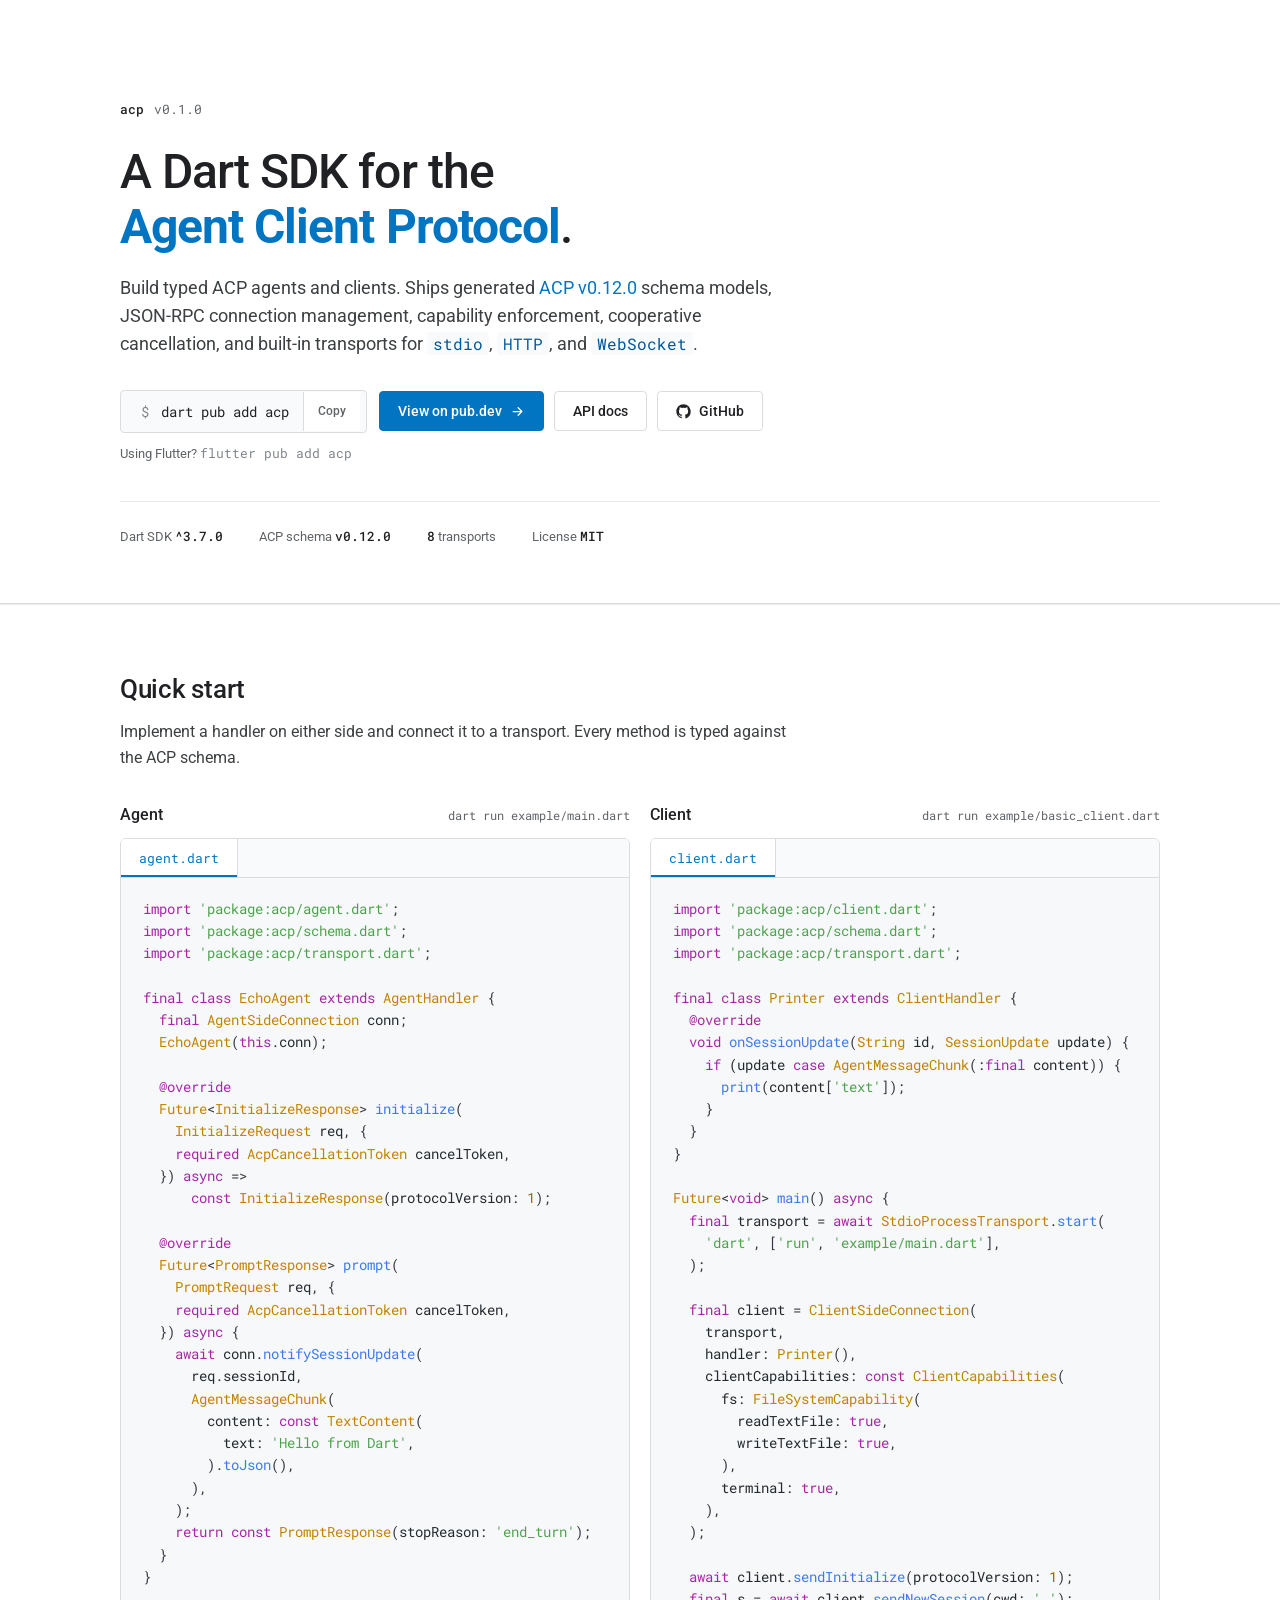
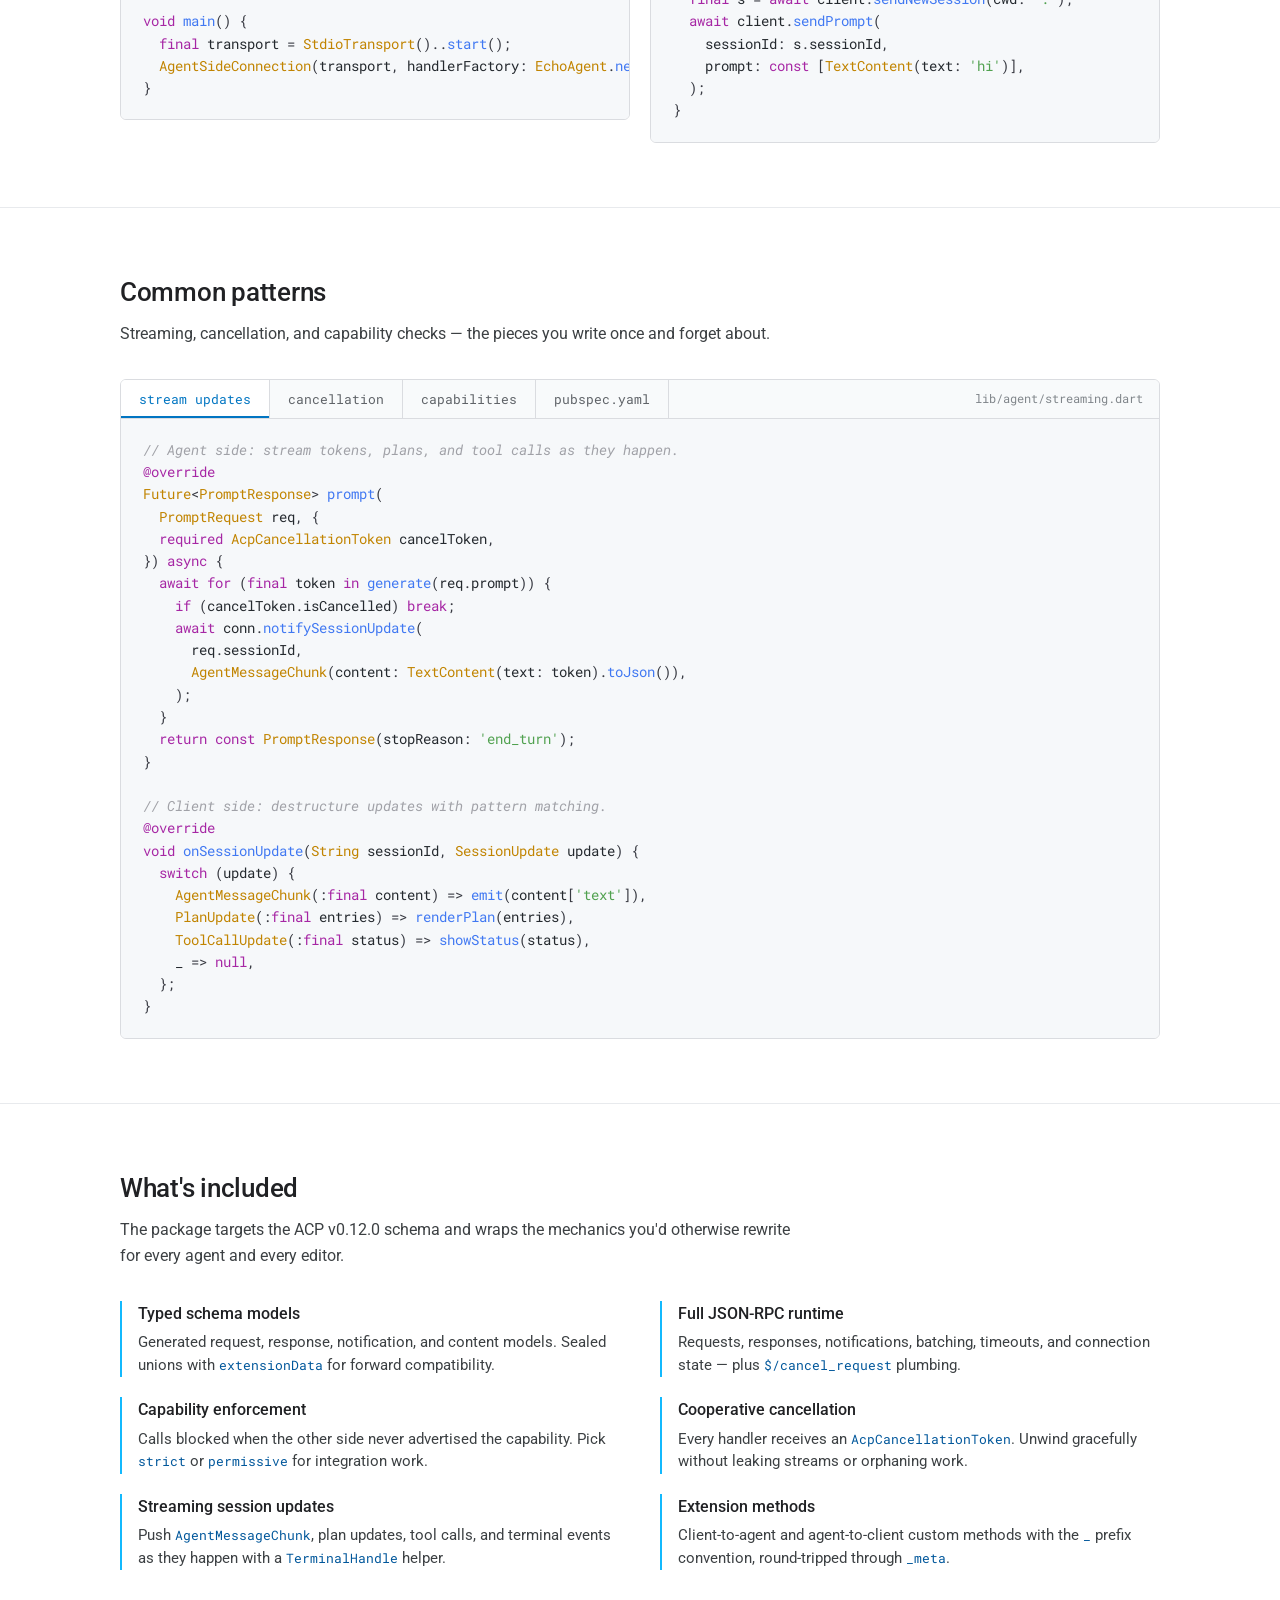
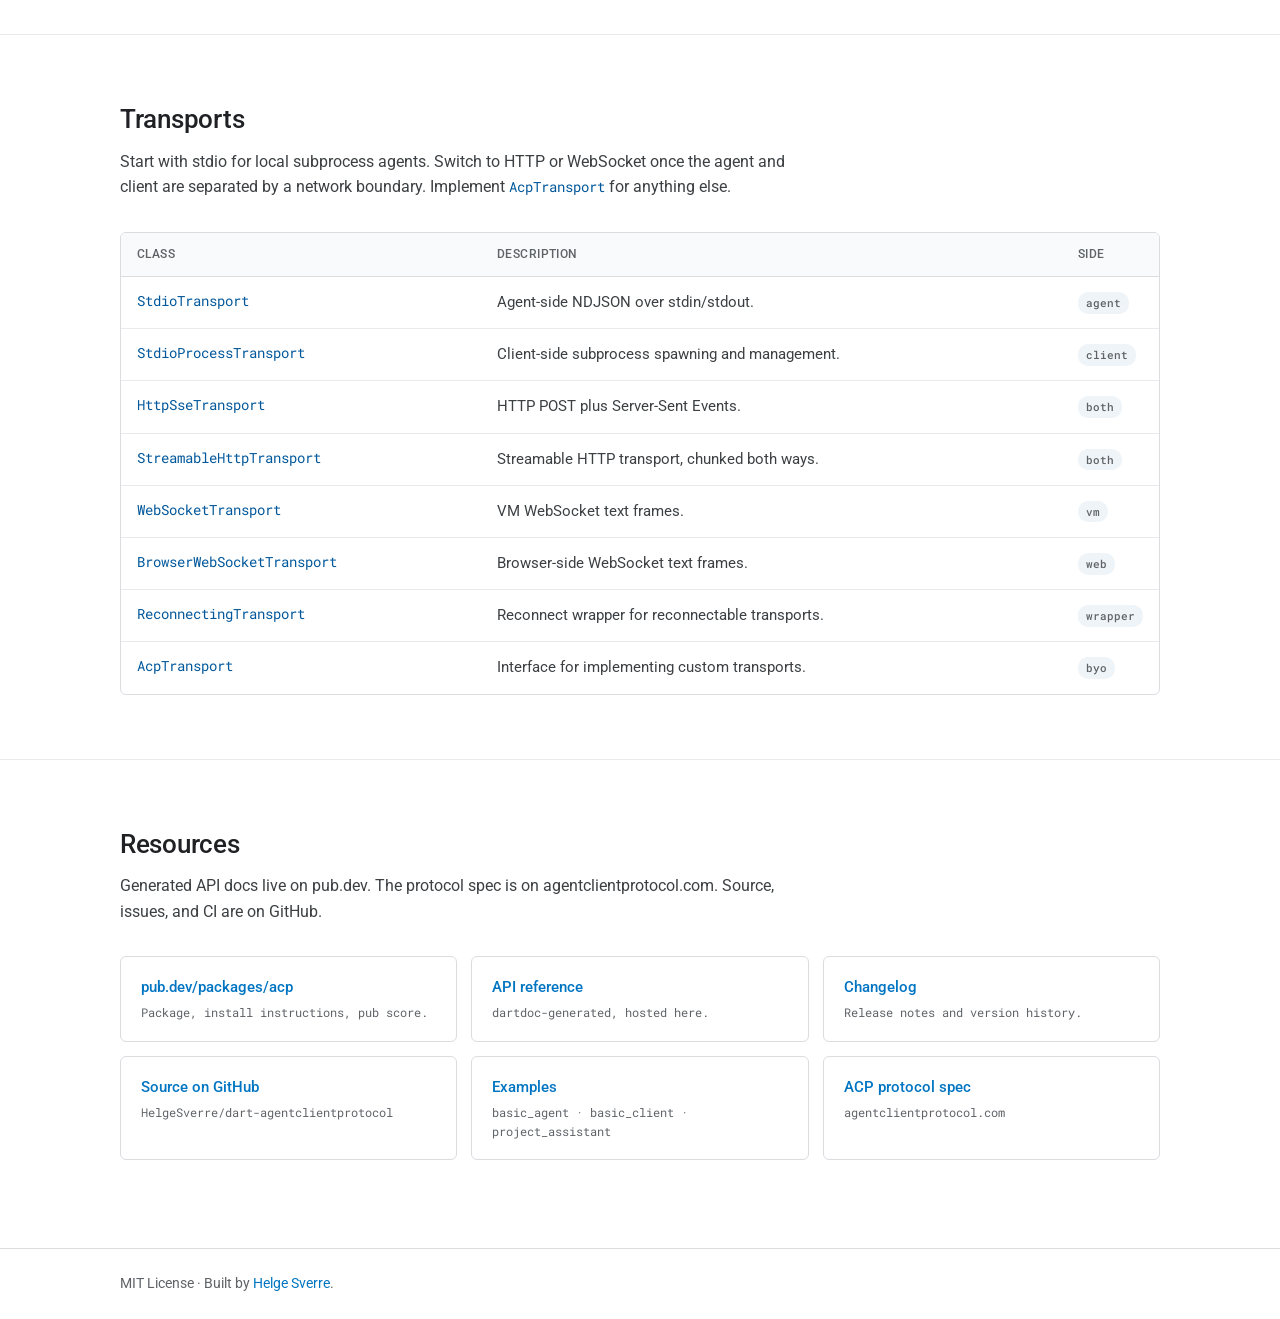
<file: website/index.html>
<!doctype html>
<html lang="en">
  <head>
    <meta charset="utf-8" />
    <meta name="viewport" content="width=device-width, initial-scale=1" />
    <title>acp | Dart SDK for the Agent Client Protocol</title>
    <meta
      name="description"
      content="A Dart SDK for the Agent Client Protocol. Build typed ACP agents and clients with JSON-RPC, capability checks, cancellation, and built-in transports."
    />
    <link rel="preconnect" href="https://fonts.googleapis.com" />
    <link rel="preconnect" href="https://fonts.gstatic.com" crossorigin />
    <link
      href="https://fonts.googleapis.com/css2?family=Roboto:wght@400;500;700&family=Roboto+Mono:wght@400;500;600&display=swap"
      rel="stylesheet"
    />
    <style>
      :root {
        color-scheme: light;
        --bg: #ffffff;
        --surface: #f8fafb;
        --surface-2: #eef4f8;
        --text: #202124;
        --text-soft: #3c4043;
        --muted: #5f6368;
        --muted-2: #80868b;
        --line: #dadce0;
        --line-soft: #e8eaed;
        --dart: #0175c2;
        --dart-hover: #01579b;
        --dart-light: #13b9fd;
        --dart-bg: #e3f2fd;
        --code-bg: #f6f8fa;
        --code-text: #24292e;

        --font-ui:
          "Roboto", -apple-system, BlinkMacSystemFont, "Segoe UI", Helvetica,
          Arial, sans-serif;
        --font-mono: "Roboto Mono", "SF Mono", Menlo, Consolas, monospace;
      }

      * {
        box-sizing: border-box;
      }

      html {
        scroll-behavior: smooth;
      }

      body {
        margin: 0;
        background: var(--bg);
        color: var(--text);
        font-family: var(--font-ui);
        font-size: 16px;
        line-height: 1.6;
        -webkit-font-smoothing: antialiased;
      }

      a {
        color: var(--dart);
        text-decoration: none;
      }

      a:hover {
        text-decoration: underline;
      }

      img {
        max-width: 100%;
        height: auto;
      }

      .wrap {
        width: min(1040px, calc(100% - 32px));
        margin: 0 auto;
      }

      /* ---------- Hero ---------- */
      .hero {
        padding: 96px 0 56px;
        border-bottom: 1px solid var(--line);
        background: var(--bg);
      }

      .hero-tag {
        display: inline-flex;
        align-items: baseline;
        gap: 10px;
        margin: 0 0 24px;
        color: var(--muted);
        font-family: var(--font-mono);
        font-size: 13px;
      }

      .hero-tag b {
        color: var(--text);
        font-weight: 500;
      }

      h1 {
        margin: 0;
        font-size: clamp(36px, 5vw, 48px);
        font-weight: 500;
        line-height: 1.15;
        letter-spacing: -0.02em;
        max-width: 720px;
      }

      .lead {
        max-width: 680px;
        margin: 20px 0 0;
        color: var(--text-soft);
        font-size: 18px;
        line-height: 1.55;
      }

      .lead code {
        padding: 1px 6px;
        border-radius: 3px;
        background: var(--surface);
        color: var(--dart-hover);
        font-family: var(--font-mono);
        font-size: 0.88em;
      }

      .install-row {
        display: flex;
        flex-wrap: wrap;
        align-items: center;
        gap: 12px;
        margin-top: 32px;
      }

      .install-alt {
        margin-top: 10px;
        color: var(--muted);
        font-size: 13px;
      }

      .install-alt code {
        font-family: var(--font-mono);
        color: var(--muted-2);
      }

      .install {
        display: inline-flex;
        align-items: stretch;
        border: 1px solid var(--line);
        border-radius: 4px;
        background: var(--surface);
        font-family: var(--font-mono);
        font-size: 14px;
        overflow: hidden;
        cursor: pointer;
      }

      .install:hover {
        border-color: var(--muted-2);
      }

      .install .prompt {
        padding: 10px 4px 10px 14px;
        color: var(--muted-2);
        user-select: none;
      }

      .install .cmd {
        padding: 10px 14px 10px 8px;
        color: var(--text);
      }

      .install .copy {
        padding: 0 14px;
        display: grid;
        place-items: center;
        border-left: 1px solid var(--line);
        background: var(--bg);
        color: var(--muted);
        font-family: var(--font-ui);
        font-size: 12px;
        font-weight: 500;
      }

      .install:hover .copy {
        color: var(--dart);
      }

      .install.copied .copy {
        color: #137333;
      }

      .actions {
        display: flex;
        flex-wrap: wrap;
        gap: 10px;
      }

      .button {
        display: inline-flex;
        align-items: center;
        gap: 8px;
        height: 40px;
        padding: 0 18px;
        border: 1px solid var(--line);
        border-radius: 4px;
        background: var(--bg);
        color: var(--text);
        font-family: var(--font-ui);
        font-size: 14px;
        font-weight: 500;
        cursor: pointer;
      }

      .button:hover {
        border-color: var(--dart);
        color: var(--dart);
        text-decoration: none;
      }

      .button.primary {
        border-color: var(--dart);
        background: var(--dart);
        color: #fff;
      }

      .button.primary:hover {
        background: var(--dart-hover);
        border-color: var(--dart-hover);
        color: #fff;
      }

      .button svg {
        width: 15px;
        height: 15px;
      }

      .hero-meta {
        display: flex;
        flex-wrap: wrap;
        gap: 20px 36px;
        margin-top: 36px;
        padding-top: 24px;
        border-top: 1px solid var(--line-soft);
        color: var(--muted);
        font-size: 13px;
      }

      .hero-meta span b {
        color: var(--text);
        font-family: var(--font-mono);
        font-weight: 500;
      }

      /* ---------- Sections ---------- */
      section {
        padding: 64px 0;
      }

      section + section {
        border-top: 1px solid var(--line-soft);
      }

      h2 {
        margin: 0 0 8px;
        font-size: 26px;
        font-weight: 500;
        letter-spacing: -0.01em;
      }

      .section-desc {
        margin: 0 0 32px;
        max-width: 680px;
        color: var(--text-soft);
        font-size: 16px;
      }

      /* ---------- Code snippets ---------- */
      .snippet {
        border: 1px solid var(--line);
        border-radius: 6px;
        background: var(--bg);
        overflow: hidden;
      }

      .snippet-head {
        display: flex;
        align-items: center;
        border-bottom: 1px solid var(--line);
        background: var(--surface);
      }

      .snippet-tabs {
        display: flex;
      }

      .snippet-tab {
        padding: 10px 18px;
        border: none;
        border-right: 1px solid var(--line);
        background: transparent;
        color: var(--muted);
        font-family: var(--font-mono);
        font-size: 13px;
        cursor: pointer;
      }

      .snippet-tab:hover {
        color: var(--text);
      }

      .snippet-tab[aria-selected="true"] {
        background: var(--bg);
        color: var(--dart);
        box-shadow: inset 0 -2px 0 var(--dart);
      }

      .snippet-file {
        margin-left: auto;
        padding: 0 16px;
        color: var(--muted-2);
        font-family: var(--font-mono);
        font-size: 12px;
      }

      pre.code {
        margin: 0;
        padding: 20px 22px;
        background: var(--code-bg);
        color: var(--code-text);
        font-family: var(--font-mono);
        font-size: 13.5px;
        line-height: 1.65;
        overflow-x: auto;
        tab-size: 2;
      }

      /* Subtle syntax colors, tasteful like pub.dev */
      .kw  { color: #a626a4; } /* keyword */
      .typ { color: #c18401; } /* type */
      .str { color: #50a14f; } /* string */
      .num { color: #986801; } /* number */
      .fn  { color: #4078f2; } /* function */
      .anno{ color: #a626a4; } /* annotation */
      .cmt { color: #a0a1a7; font-style: italic; } /* comment */
      .pun { color: #383a42; } /* punctuation */
      .dir { color: #a626a4; } /* yaml key */
      .val { color: #50a14f; } /* yaml value */

      .code-panel[hidden] { display: none; }

      /* ---------- Two-col quickstart ---------- */
      .two-col {
        display: grid;
        grid-template-columns: repeat(2, minmax(0, 1fr));
        gap: 20px;
      }

      .code-block-title {
        display: flex;
        align-items: baseline;
        justify-content: space-between;
        margin-bottom: 10px;
      }

      .code-block-title h3 {
        margin: 0;
        font-size: 16px;
        font-weight: 500;
        color: var(--text);
      }

      .code-block-title .run {
        font-family: var(--font-mono);
        font-size: 12px;
        color: var(--muted);
      }

      /* ---------- Feature list ---------- */
      .feature-grid {
        display: grid;
        grid-template-columns: repeat(2, minmax(0, 1fr));
        gap: 20px 40px;
      }

      .feature {
        padding-left: 16px;
        border-left: 2px solid var(--dart-light);
      }

      .feature h3 {
        margin: 0 0 6px;
        font-size: 16px;
        font-weight: 500;
        color: var(--text);
      }

      .feature p {
        margin: 0;
        color: var(--text-soft);
        font-size: 14.5px;
        line-height: 1.55;
      }

      .feature code {
        font-family: var(--font-mono);
        font-size: 0.9em;
        color: var(--dart-hover);
      }

      /* ---------- Transports table ---------- */
      .table-wrap {
        border: 1px solid var(--line);
        border-radius: 6px;
        overflow: hidden;
      }

      table.transports {
        width: 100%;
        border-collapse: collapse;
        font-size: 14.5px;
      }

      table.transports thead th {
        padding: 12px 16px;
        background: var(--surface);
        border-bottom: 1px solid var(--line);
        color: var(--muted);
        font-weight: 500;
        font-size: 12px;
        text-transform: uppercase;
        letter-spacing: 0.04em;
        text-align: left;
      }

      table.transports td {
        padding: 14px 16px;
        border-bottom: 1px solid var(--line-soft);
        vertical-align: top;
      }

      table.transports tr:last-child td {
        border-bottom: none;
      }

      table.transports td:first-child {
        font-family: var(--font-mono);
        font-size: 13.5px;
        color: var(--dart-hover);
        white-space: nowrap;
      }

      table.transports td:nth-child(2) {
        color: var(--text-soft);
      }

      table.transports td:last-child {
        width: 90px;
      }

      .env-tag {
        display: inline-block;
        padding: 2px 8px;
        border-radius: 10px;
        background: var(--surface-2);
        color: var(--muted);
        font-family: var(--font-mono);
        font-size: 11px;
        font-weight: 500;
      }

      /* ---------- Resources ---------- */
      .resources {
        display: grid;
        grid-template-columns: repeat(3, minmax(0, 1fr));
        gap: 14px;
      }

      .resource {
        display: block;
        padding: 18px 20px;
        border: 1px solid var(--line);
        border-radius: 6px;
        background: var(--bg);
        color: var(--text);
      }

      .resource:hover {
        border-color: var(--dart);
        text-decoration: none;
      }

      .resource b {
        display: block;
        color: var(--dart);
        font-size: 15px;
        font-weight: 500;
      }

      .resource span {
        display: block;
        margin-top: 4px;
        color: var(--muted);
        font-family: var(--font-mono);
        font-size: 12px;
      }

      /* ---------- Footer ---------- */
      footer {
        padding: 24px 0;
        margin-top: 24px;
        border-top: 1px solid var(--line);
        color: var(--muted);
        font-size: 13.5px;
      }

      /* ---------- Responsive ---------- */
      @media (max-width: 820px) {
        .two-col,
        .feature-grid,
        .resources {
          grid-template-columns: 1fr;
        }
        .hero {
          padding: 56px 0 40px;
        }
        section {
          padding: 48px 0;
        }
      }
    </style>
  </head>
  <body>
    <main>
      <!-- ================ HERO ================ -->
      <section class="hero">
        <div class="wrap">
          <p class="hero-tag"><b>acp</b> <span>v0.1.0</span></p>
          <h1>
            A Dart SDK for the<br />
            <strong style="color: var(--dart); font-weight: 700">Agent Client Protocol</strong>.
          </h1>
          <p class="lead">
            Build typed ACP agents and clients. Ships generated
            <a href="https://agentclientprotocol.com/">ACP v0.12.0</a>
            schema models, JSON-RPC connection management, capability
            enforcement, cooperative cancellation, and built-in transports
            for <code>stdio</code>, <code>HTTP</code>, and <code>WebSocket</code>.
          </p>

          <div class="install-row">
            <button type="button" class="install" id="install" aria-label="Copy install snippet">
              <span class="prompt">$</span>
              <span class="cmd">dart pub add acp</span>
              <span class="copy" id="copyLabel">Copy</span>
            </button>
            <div class="actions">
              <a class="button primary" href="https://pub.dev/packages/acp">
                View on pub.dev
                <svg viewBox="0 0 24 24" fill="none" stroke="currentColor" stroke-width="2">
                  <path d="M5 12h14M13 6l6 6-6 6" stroke-linecap="round" stroke-linejoin="round"/>
                </svg>
              </a>
              <a class="button" href="docs/">
                API docs
              </a>
              <a class="button" href="https://github.com/HelgeSverre/dart-agentclientprotocol">
                <svg viewBox="0 0 24 24" fill="currentColor">
                  <path
                    d="M12 .5C5.65.5.5 5.65.5 12c0 5.08 3.29 9.39 7.86 10.91.58.11.79-.25.79-.56v-2c-3.2.7-3.88-1.37-3.88-1.37-.52-1.33-1.28-1.68-1.28-1.68-1.05-.71.08-.7.08-.7 1.16.08 1.77 1.19 1.77 1.19 1.03 1.76 2.7 1.25 3.36.96.1-.75.4-1.25.73-1.54-2.55-.29-5.24-1.28-5.24-5.69 0-1.26.45-2.29 1.19-3.1-.12-.29-.52-1.47.11-3.06 0 0 .97-.31 3.18 1.18a11 11 0 0 1 5.8 0c2.2-1.49 3.18-1.18 3.18-1.18.63 1.59.23 2.77.11 3.06.74.81 1.19 1.84 1.19 3.1 0 4.42-2.69 5.39-5.25 5.68.41.36.77 1.06.77 2.14v3.17c0 .31.21.68.8.56A11.52 11.52 0 0 0 23.5 12C23.5 5.65 18.35.5 12 .5Z"
                  />
                </svg>
                GitHub
              </a>
            </div>
          </div>

          <p class="install-alt">
            Using Flutter? <code>flutter pub add acp</code>
          </p>

          <div class="hero-meta">
            <span>Dart SDK <b>^3.7.0</b></span>
            <span>ACP schema <b>v0.12.0</b></span>
            <span><b>8</b> transports</span>
            <span>License <b>MIT</b></span>
          </div>
        </div>
      </section>

      <!-- ================ QUICK START ================ -->
      <section id="quickstart">
        <div class="wrap">
          <h2>Quick start</h2>
          <p class="section-desc">
            Implement a handler on either side and connect it to a transport.
            Every method is typed against the ACP schema.
          </p>

          <div class="two-col">
            <div>
              <div class="code-block-title">
                <h3>Agent</h3>
                <span class="run">dart run example/main.dart</span>
              </div>
              <div class="snippet">
                <div class="snippet-head">
                  <div class="snippet-tabs">
                    <button class="snippet-tab" aria-selected="true">agent.dart</button>
                  </div>
                </div>
<pre class="code"><span class="kw">import</span> <span class="str">'package:acp/agent.dart'</span><span class="pun">;</span>
<span class="kw">import</span> <span class="str">'package:acp/schema.dart'</span><span class="pun">;</span>
<span class="kw">import</span> <span class="str">'package:acp/transport.dart'</span><span class="pun">;</span>

<span class="kw">final class</span> <span class="typ">EchoAgent</span> <span class="kw">extends</span> <span class="typ">AgentHandler</span> <span class="pun">{</span>
  <span class="kw">final</span> <span class="typ">AgentSideConnection</span> conn<span class="pun">;</span>
  <span class="typ">EchoAgent</span><span class="pun">(</span><span class="kw">this</span><span class="pun">.</span>conn<span class="pun">);</span>

  <span class="anno">@override</span>
  <span class="typ">Future</span><span class="pun">&lt;</span><span class="typ">InitializeResponse</span><span class="pun">&gt;</span> <span class="fn">initialize</span><span class="pun">(</span>
    <span class="typ">InitializeRequest</span> req<span class="pun">,</span> <span class="pun">{</span>
    <span class="kw">required</span> <span class="typ">AcpCancellationToken</span> cancelToken<span class="pun">,</span>
  <span class="pun">})</span> <span class="kw">async</span> <span class="pun">=&gt;</span>
      <span class="kw">const</span> <span class="typ">InitializeResponse</span><span class="pun">(</span>protocolVersion<span class="pun">:</span> <span class="num">1</span><span class="pun">);</span>

  <span class="anno">@override</span>
  <span class="typ">Future</span><span class="pun">&lt;</span><span class="typ">PromptResponse</span><span class="pun">&gt;</span> <span class="fn">prompt</span><span class="pun">(</span>
    <span class="typ">PromptRequest</span> req<span class="pun">,</span> <span class="pun">{</span>
    <span class="kw">required</span> <span class="typ">AcpCancellationToken</span> cancelToken<span class="pun">,</span>
  <span class="pun">})</span> <span class="kw">async</span> <span class="pun">{</span>
    <span class="kw">await</span> conn<span class="pun">.</span><span class="fn">notifySessionUpdate</span><span class="pun">(</span>
      req<span class="pun">.</span>sessionId<span class="pun">,</span>
      <span class="typ">AgentMessageChunk</span><span class="pun">(</span>
        content<span class="pun">:</span> <span class="kw">const</span> <span class="typ">TextContent</span><span class="pun">(</span>
          text<span class="pun">:</span> <span class="str">'Hello from Dart'</span><span class="pun">,</span>
        <span class="pun">).</span><span class="fn">toJson</span><span class="pun">(),</span>
      <span class="pun">),</span>
    <span class="pun">);</span>
    <span class="kw">return const</span> <span class="typ">PromptResponse</span><span class="pun">(</span>stopReason<span class="pun">:</span> <span class="str">'end_turn'</span><span class="pun">);</span>
  <span class="pun">}</span>
<span class="pun">}</span>

<span class="kw">void</span> <span class="fn">main</span><span class="pun">()</span> <span class="pun">{</span>
  <span class="kw">final</span> transport <span class="pun">=</span> <span class="typ">StdioTransport</span><span class="pun">()..</span><span class="fn">start</span><span class="pun">();</span>
  <span class="typ">AgentSideConnection</span><span class="pun">(</span>transport<span class="pun">,</span> handlerFactory<span class="pun">:</span> <span class="typ">EchoAgent</span><span class="pun">.</span><span class="fn">new</span><span class="pun">);</span>
<span class="pun">}</span>
</pre>
              </div>
            </div>

            <div>
              <div class="code-block-title">
                <h3>Client</h3>
                <span class="run">dart run example/basic_client.dart</span>
              </div>
              <div class="snippet">
                <div class="snippet-head">
                  <div class="snippet-tabs">
                    <button class="snippet-tab" aria-selected="true">client.dart</button>
                  </div>
                </div>
<pre class="code"><span class="kw">import</span> <span class="str">'package:acp/client.dart'</span><span class="pun">;</span>
<span class="kw">import</span> <span class="str">'package:acp/schema.dart'</span><span class="pun">;</span>
<span class="kw">import</span> <span class="str">'package:acp/transport.dart'</span><span class="pun">;</span>

<span class="kw">final class</span> <span class="typ">Printer</span> <span class="kw">extends</span> <span class="typ">ClientHandler</span> <span class="pun">{</span>
  <span class="anno">@override</span>
  <span class="kw">void</span> <span class="fn">onSessionUpdate</span><span class="pun">(</span><span class="typ">String</span> id<span class="pun">,</span> <span class="typ">SessionUpdate</span> update<span class="pun">)</span> <span class="pun">{</span>
    <span class="kw">if</span> (update <span class="kw">case</span> <span class="typ">AgentMessageChunk</span><span class="pun">(:</span><span class="kw">final</span> content<span class="pun">))</span> <span class="pun">{</span>
      <span class="fn">print</span><span class="pun">(</span>content<span class="pun">[</span><span class="str">'text'</span><span class="pun">]);</span>
    <span class="pun">}</span>
  <span class="pun">}</span>
<span class="pun">}</span>

<span class="typ">Future</span><span class="pun">&lt;</span><span class="kw">void</span><span class="pun">&gt;</span> <span class="fn">main</span><span class="pun">()</span> <span class="kw">async</span> <span class="pun">{</span>
  <span class="kw">final</span> transport <span class="pun">=</span> <span class="kw">await</span> <span class="typ">StdioProcessTransport</span><span class="pun">.</span><span class="fn">start</span><span class="pun">(</span>
    <span class="str">'dart'</span><span class="pun">,</span> <span class="pun">[</span><span class="str">'run'</span><span class="pun">,</span> <span class="str">'example/main.dart'</span><span class="pun">],</span>
  <span class="pun">);</span>

  <span class="kw">final</span> client <span class="pun">=</span> <span class="typ">ClientSideConnection</span><span class="pun">(</span>
    transport<span class="pun">,</span>
    handler<span class="pun">:</span> <span class="typ">Printer</span><span class="pun">(),</span>
    clientCapabilities<span class="pun">:</span> <span class="kw">const</span> <span class="typ">ClientCapabilities</span><span class="pun">(</span>
      fs<span class="pun">:</span> <span class="typ">FileSystemCapability</span><span class="pun">(</span>
        readTextFile<span class="pun">:</span> <span class="kw">true</span><span class="pun">,</span>
        writeTextFile<span class="pun">:</span> <span class="kw">true</span><span class="pun">,</span>
      <span class="pun">),</span>
      terminal<span class="pun">:</span> <span class="kw">true</span><span class="pun">,</span>
    <span class="pun">),</span>
  <span class="pun">);</span>

  <span class="kw">await</span> client<span class="pun">.</span><span class="fn">sendInitialize</span><span class="pun">(</span>protocolVersion<span class="pun">:</span> <span class="num">1</span><span class="pun">);</span>
  <span class="kw">final</span> s <span class="pun">=</span> <span class="kw">await</span> client<span class="pun">.</span><span class="fn">sendNewSession</span><span class="pun">(</span>cwd<span class="pun">:</span> <span class="str">'.'</span><span class="pun">);</span>
  <span class="kw">await</span> client<span class="pun">.</span><span class="fn">sendPrompt</span><span class="pun">(</span>
    sessionId<span class="pun">:</span> s<span class="pun">.</span>sessionId<span class="pun">,</span>
    prompt<span class="pun">:</span> <span class="kw">const</span> <span class="pun">[</span><span class="typ">TextContent</span><span class="pun">(</span>text<span class="pun">:</span> <span class="str">'hi'</span><span class="pun">)],</span>
  <span class="pun">);</span>
<span class="pun">}</span>
</pre>
              </div>
            </div>
          </div>
        </div>
      </section>

      <!-- ================ COMMON PATTERNS ================ -->
      <section id="patterns">
        <div class="wrap">
          <h2>Common patterns</h2>
          <p class="section-desc">
            Streaming, cancellation, and capability checks — the pieces you
            write once and forget about.
          </p>

          <div class="snippet">
            <div class="snippet-head">
              <div class="snippet-tabs" role="tablist">
                <button class="snippet-tab" role="tab" aria-selected="true" data-tab="stream">
                  stream updates
                </button>
                <button class="snippet-tab" role="tab" aria-selected="false" data-tab="cancel">
                  cancellation
                </button>
                <button class="snippet-tab" role="tab" aria-selected="false" data-tab="caps">
                  capabilities
                </button>
                <button class="snippet-tab" role="tab" aria-selected="false" data-tab="pubspec">
                  pubspec.yaml
                </button>
              </div>
              <span class="snippet-file" id="snippetFile">lib/agent/streaming.dart</span>
            </div>

            <div class="code-panel" data-panel="stream">
<pre class="code"><span class="cmt">// Agent side: stream tokens, plans, and tool calls as they happen.</span>
<span class="anno">@override</span>
<span class="typ">Future</span><span class="pun">&lt;</span><span class="typ">PromptResponse</span><span class="pun">&gt;</span> <span class="fn">prompt</span><span class="pun">(</span>
  <span class="typ">PromptRequest</span> req<span class="pun">,</span> <span class="pun">{</span>
  <span class="kw">required</span> <span class="typ">AcpCancellationToken</span> cancelToken<span class="pun">,</span>
<span class="pun">})</span> <span class="kw">async</span> <span class="pun">{</span>
  <span class="kw">await for</span> <span class="pun">(</span><span class="kw">final</span> token <span class="kw">in</span> <span class="fn">generate</span><span class="pun">(</span>req<span class="pun">.</span>prompt<span class="pun">))</span> <span class="pun">{</span>
    <span class="kw">if</span> <span class="pun">(</span>cancelToken<span class="pun">.</span>isCancelled<span class="pun">)</span> <span class="kw">break</span><span class="pun">;</span>
    <span class="kw">await</span> conn<span class="pun">.</span><span class="fn">notifySessionUpdate</span><span class="pun">(</span>
      req<span class="pun">.</span>sessionId<span class="pun">,</span>
      <span class="typ">AgentMessageChunk</span><span class="pun">(</span>content<span class="pun">:</span> <span class="typ">TextContent</span><span class="pun">(</span>text<span class="pun">:</span> token<span class="pun">).</span><span class="fn">toJson</span><span class="pun">()),</span>
    <span class="pun">);</span>
  <span class="pun">}</span>
  <span class="kw">return const</span> <span class="typ">PromptResponse</span><span class="pun">(</span>stopReason<span class="pun">:</span> <span class="str">'end_turn'</span><span class="pun">);</span>
<span class="pun">}</span>

<span class="cmt">// Client side: destructure updates with pattern matching.</span>
<span class="anno">@override</span>
<span class="kw">void</span> <span class="fn">onSessionUpdate</span><span class="pun">(</span><span class="typ">String</span> sessionId<span class="pun">,</span> <span class="typ">SessionUpdate</span> update<span class="pun">)</span> <span class="pun">{</span>
  <span class="kw">switch</span> <span class="pun">(</span>update<span class="pun">)</span> <span class="pun">{</span>
    <span class="typ">AgentMessageChunk</span><span class="pun">(:</span><span class="kw">final</span> content<span class="pun">) =&gt;</span> <span class="fn">emit</span><span class="pun">(</span>content<span class="pun">[</span><span class="str">'text'</span><span class="pun">]),</span>
    <span class="typ">PlanUpdate</span><span class="pun">(:</span><span class="kw">final</span> entries<span class="pun">) =&gt;</span> <span class="fn">renderPlan</span><span class="pun">(</span>entries<span class="pun">),</span>
    <span class="typ">ToolCallUpdate</span><span class="pun">(:</span><span class="kw">final</span> status<span class="pun">) =&gt;</span> <span class="fn">showStatus</span><span class="pun">(</span>status<span class="pun">),</span>
    _ <span class="pun">=&gt;</span> <span class="kw">null</span><span class="pun">,</span>
  <span class="pun">};</span>
<span class="pun">}</span>
</pre>
            </div>

            <div class="code-panel" data-panel="cancel" hidden>
<pre class="code"><span class="cmt">// Every handler receives an AcpCancellationToken.</span>
<span class="anno">@override</span>
<span class="typ">Future</span><span class="pun">&lt;</span><span class="typ">PromptResponse</span><span class="pun">&gt;</span> <span class="fn">prompt</span><span class="pun">(</span>
  <span class="typ">PromptRequest</span> req<span class="pun">,</span> <span class="pun">{</span>
  <span class="kw">required</span> <span class="typ">AcpCancellationToken</span> cancelToken<span class="pun">,</span>
<span class="pun">})</span> <span class="kw">async</span> <span class="pun">{</span>
  <span class="kw">final</span> sub <span class="pun">=</span> cancelToken<span class="pun">.</span>onCancel<span class="pun">.</span><span class="fn">listen</span><span class="pun">((</span>_<span class="pun">)</span> <span class="pun">{</span>
    <span class="fn">log</span><span class="pun">.</span><span class="fn">info</span><span class="pun">(</span><span class="str">'client cancelled ${req.sessionId}'</span><span class="pun">);</span>
  <span class="pun">});</span>

  <span class="kw">try</span> <span class="pun">{</span>
    <span class="kw">final</span> result <span class="pun">=</span> <span class="kw">await</span> <span class="fn">runModel</span><span class="pun">(</span>
      req<span class="pun">.</span>prompt<span class="pun">,</span>
      cancelWhen<span class="pun">:</span> cancelToken<span class="pun">.</span>future<span class="pun">,</span>
    <span class="pun">);</span>
    <span class="kw">return</span> <span class="typ">PromptResponse</span><span class="pun">(</span>stopReason<span class="pun">:</span> result<span class="pun">.</span>reason<span class="pun">);</span>
  <span class="pun">}</span> <span class="kw">on</span> <span class="typ">AcpCancelled</span> <span class="pun">{</span>
    <span class="kw">return const</span> <span class="typ">PromptResponse</span><span class="pun">(</span>stopReason<span class="pun">:</span> <span class="str">'cancelled'</span><span class="pun">);</span>
  <span class="pun">}</span> <span class="kw">finally</span> <span class="pun">{</span>
    <span class="kw">await</span> sub<span class="pun">.</span><span class="fn">cancel</span><span class="pun">();</span>
  <span class="pun">}</span>
<span class="pun">}</span>
</pre>
            </div>

            <div class="code-panel" data-panel="caps" hidden>
<pre class="code"><span class="cmt">// Declare capabilities once. The runtime enforces them on both sides.</span>
<span class="kw">final</span> client <span class="pun">=</span> <span class="typ">ClientSideConnection</span><span class="pun">(</span>
  transport<span class="pun">,</span>
  handler<span class="pun">:</span> <span class="typ">MyClient</span><span class="pun">(),</span>
  clientCapabilities<span class="pun">:</span> <span class="kw">const</span> <span class="typ">ClientCapabilities</span><span class="pun">(</span>
    fs<span class="pun">:</span> <span class="typ">FileSystemCapability</span><span class="pun">(</span>
      readTextFile<span class="pun">:</span> <span class="kw">true</span><span class="pun">,</span>
      writeTextFile<span class="pun">:</span> <span class="kw">false</span><span class="pun">,</span>
    <span class="pun">),</span>
    terminal<span class="pun">:</span> <span class="kw">true</span><span class="pun">,</span>
  <span class="pun">),</span>
  capabilityEnforcement<span class="pun">:</span> <span class="typ">CapabilityEnforcement</span><span class="pun">.</span>strict<span class="pun">,</span>
<span class="pun">);</span>

<span class="cmt">// Agent side: respond to initialize with what you support.</span>
<span class="anno">@override</span>
<span class="typ">Future</span><span class="pun">&lt;</span><span class="typ">InitializeResponse</span><span class="pun">&gt;</span> <span class="fn">initialize</span><span class="pun">(...)</span> <span class="kw">async</span> <span class="pun">{</span>
  <span class="kw">return const</span> <span class="typ">InitializeResponse</span><span class="pun">(</span>
    protocolVersion<span class="pun">:</span> <span class="num">1</span><span class="pun">,</span>
    agentCapabilities<span class="pun">:</span> <span class="typ">AgentCapabilities</span><span class="pun">(</span>
      sessionCapabilities<span class="pun">:</span> <span class="typ">SessionCapabilities</span><span class="pun">(</span>list<span class="pun">:</span> <span class="pun">{</span><span class="str">'stable'</span><span class="pun">:</span> <span class="kw">true</span><span class="pun">}),</span>
      promptCapabilities<span class="pun">:</span> <span class="typ">PromptCapabilities</span><span class="pun">(</span>image<span class="pun">:</span> <span class="kw">true</span><span class="pun">,</span> embeddedContext<span class="pun">:</span> <span class="kw">true</span><span class="pun">),</span>
    <span class="pun">),</span>
  <span class="pun">);</span>
<span class="pun">}</span>
</pre>
            </div>

            <div class="code-panel" data-panel="pubspec" hidden>
<pre class="code"><span class="cmt"># pubspec.yaml</span>
<span class="dir">name</span><span class="pun">:</span> <span class="val">my_agent</span>
<span class="dir">description</span><span class="pun">:</span> <span class="val">An ACP agent built with the Dart SDK.</span>
<span class="dir">publish_to</span><span class="pun">:</span> <span class="val">none</span>

<span class="dir">environment</span><span class="pun">:</span>
  <span class="dir">sdk</span><span class="pun">:</span> <span class="val">^3.7.0</span>

<span class="dir">dependencies</span><span class="pun">:</span>
  <span class="dir">acp</span><span class="pun">:</span> <span class="val">^0.1.0</span>

<span class="cmt"># Then run</span>
<span class="cmt">$ dart pub get</span>
<span class="cmt">$ dart run bin/main.dart</span>
</pre>
            </div>
          </div>
        </div>
      </section>

      <!-- ================ FEATURES ================ -->
      <section id="features">
        <div class="wrap">
          <h2>What's included</h2>
          <p class="section-desc">
            The package targets the ACP v0.12.0 schema and wraps the mechanics
            you'd otherwise rewrite for every agent and every editor.
          </p>

          <div class="feature-grid">
            <div class="feature">
              <h3>Typed schema models</h3>
              <p>
                Generated request, response, notification, and content models.
                Sealed unions with <code>extensionData</code> for forward compatibility.
              </p>
            </div>
            <div class="feature">
              <h3>Full JSON-RPC runtime</h3>
              <p>
                Requests, responses, notifications, batching, timeouts, and
                connection state — plus <code>$/cancel_request</code> plumbing.
              </p>
            </div>
            <div class="feature">
              <h3>Capability enforcement</h3>
              <p>
                Calls blocked when the other side never advertised the capability.
                Pick <code>strict</code> or <code>permissive</code> for integration work.
              </p>
            </div>
            <div class="feature">
              <h3>Cooperative cancellation</h3>
              <p>
                Every handler receives an <code>AcpCancellationToken</code>.
                Unwind gracefully without leaking streams or orphaning work.
              </p>
            </div>
            <div class="feature">
              <h3>Streaming session updates</h3>
              <p>
                Push <code>AgentMessageChunk</code>, plan updates, tool calls,
                and terminal events as they happen with a <code>TerminalHandle</code> helper.
              </p>
            </div>
            <div class="feature">
              <h3>Extension methods</h3>
              <p>
                Client-to-agent and agent-to-client custom methods with the
                <code>_</code> prefix convention, round-tripped through <code>_meta</code>.
              </p>
            </div>
          </div>
        </div>
      </section>

      <!-- ================ TRANSPORTS ================ -->
      <section id="transports">
        <div class="wrap">
          <h2>Transports</h2>
          <p class="section-desc">
            Start with stdio for local subprocess agents. Switch to HTTP or
            WebSocket once the agent and client are separated by a network
            boundary. Implement <code style="font-family:var(--font-mono);color:var(--dart-hover);font-size:.9em">AcpTransport</code> for anything else.
          </p>

          <div class="table-wrap">
            <table class="transports">
              <thead>
                <tr>
                  <th>Class</th>
                  <th>Description</th>
                  <th>Side</th>
                </tr>
              </thead>
              <tbody>
                <tr>
                  <td>StdioTransport</td>
                  <td>Agent-side NDJSON over stdin/stdout.</td>
                  <td><span class="env-tag">agent</span></td>
                </tr>
                <tr>
                  <td>StdioProcessTransport</td>
                  <td>Client-side subprocess spawning and management.</td>
                  <td><span class="env-tag">client</span></td>
                </tr>
                <tr>
                  <td>HttpSseTransport</td>
                  <td>HTTP POST plus Server-Sent Events.</td>
                  <td><span class="env-tag">both</span></td>
                </tr>
                <tr>
                  <td>StreamableHttpTransport</td>
                  <td>Streamable HTTP transport, chunked both ways.</td>
                  <td><span class="env-tag">both</span></td>
                </tr>
                <tr>
                  <td>WebSocketTransport</td>
                  <td>VM WebSocket text frames.</td>
                  <td><span class="env-tag">vm</span></td>
                </tr>
                <tr>
                  <td>BrowserWebSocketTransport</td>
                  <td>Browser-side WebSocket text frames.</td>
                  <td><span class="env-tag">web</span></td>
                </tr>
                <tr>
                  <td>ReconnectingTransport</td>
                  <td>Reconnect wrapper for reconnectable transports.</td>
                  <td><span class="env-tag">wrapper</span></td>
                </tr>
                <tr>
                  <td>AcpTransport</td>
                  <td>Interface for implementing custom transports.</td>
                  <td><span class="env-tag">byo</span></td>
                </tr>
              </tbody>
            </table>
          </div>
        </div>
      </section>

      <!-- ================ RESOURCES ================ -->
      <section id="resources">
        <div class="wrap">
          <h2>Resources</h2>
          <p class="section-desc">
            Generated API docs live on pub.dev. The protocol spec is on
            agentclientprotocol.com. Source, issues, and CI are on GitHub.
          </p>

          <div class="resources">
            <a class="resource" href="https://pub.dev/packages/acp">
              <b>pub.dev/packages/acp</b>
              <span>Package, install instructions, pub score.</span>
            </a>
            <a class="resource" href="docs/">
              <b>API reference</b>
              <span>dartdoc-generated, hosted here.</span>
            </a>
            <a class="resource" href="https://pub.dev/packages/acp/changelog">
              <b>Changelog</b>
              <span>Release notes and version history.</span>
            </a>
            <a class="resource" href="https://github.com/HelgeSverre/dart-agentclientprotocol">
              <b>Source on GitHub</b>
              <span>HelgeSverre/dart-agentclientprotocol</span>
            </a>
            <a class="resource" href="https://github.com/HelgeSverre/dart-agentclientprotocol/tree/main/example">
              <b>Examples</b>
              <span>basic_agent · basic_client · project_assistant</span>
            </a>
            <a class="resource" href="https://agentclientprotocol.com/">
              <b>ACP protocol spec</b>
              <span>agentclientprotocol.com</span>
            </a>
          </div>
        </div>
      </section>
    </main>

    <footer>
      <div class="wrap">
        MIT License · Built by <a href="https://github.com/HelgeSverre">Helge Sverre</a>.
      </div>
    </footer>

    <script>
      // ---- Tabs (patterns section only) ----
      const patterns = document.querySelector('#patterns');
      if (patterns) {
        const tabs = patterns.querySelectorAll('[data-tab]');
        const panels = patterns.querySelectorAll('[data-panel]');
        const fileLabel = document.getElementById('snippetFile');
        const fileMap = {
          stream: 'lib/agent/streaming.dart',
          cancel: 'lib/agent/cancellation.dart',
          caps: 'lib/connection/capabilities.dart',
          pubspec: 'pubspec.yaml',
        };
        tabs.forEach((tab) => {
          tab.addEventListener('click', () => {
            const name = tab.dataset.tab;
            tabs.forEach((t) =>
              t.setAttribute('aria-selected', t === tab ? 'true' : 'false')
            );
            panels.forEach((p) =>
              p.dataset.panel === name
                ? p.removeAttribute('hidden')
                : p.setAttribute('hidden', '')
            );
            if (fileLabel && fileMap[name]) fileLabel.textContent = fileMap[name];
          });
        });
      }

      // ---- Copy install command ----
      const install = document.getElementById('install');
      const copyLabel = document.getElementById('copyLabel');
      if (install && copyLabel && navigator.clipboard) {
        install.addEventListener('click', async () => {
          try {
            await navigator.clipboard.writeText('dart pub add acp');
            install.classList.add('copied');
            copyLabel.textContent = 'Copied';
            setTimeout(() => {
              install.classList.remove('copied');
              copyLabel.textContent = 'Copy';
            }, 1800);
          } catch (err) {
            copyLabel.textContent = 'Failed';
          }
        });
      }
    </script>
  </body>
</html>
</file>
